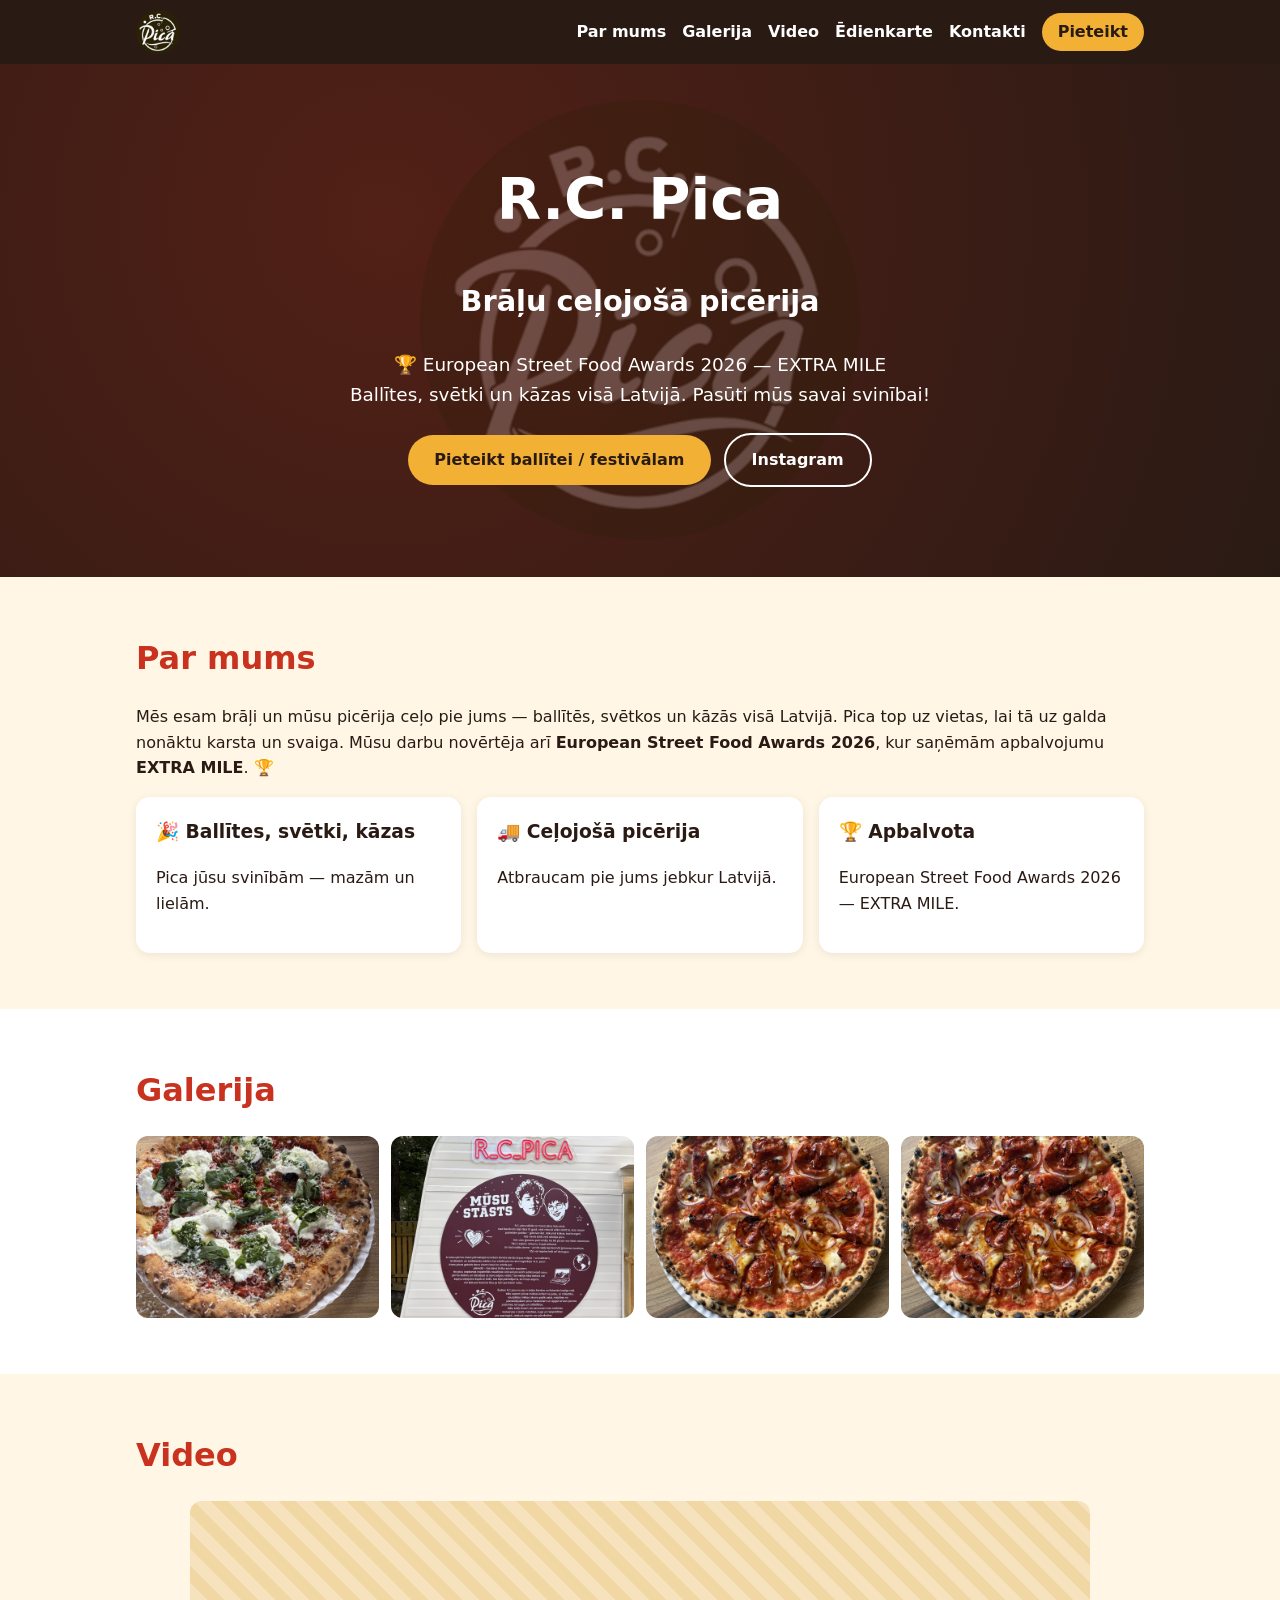
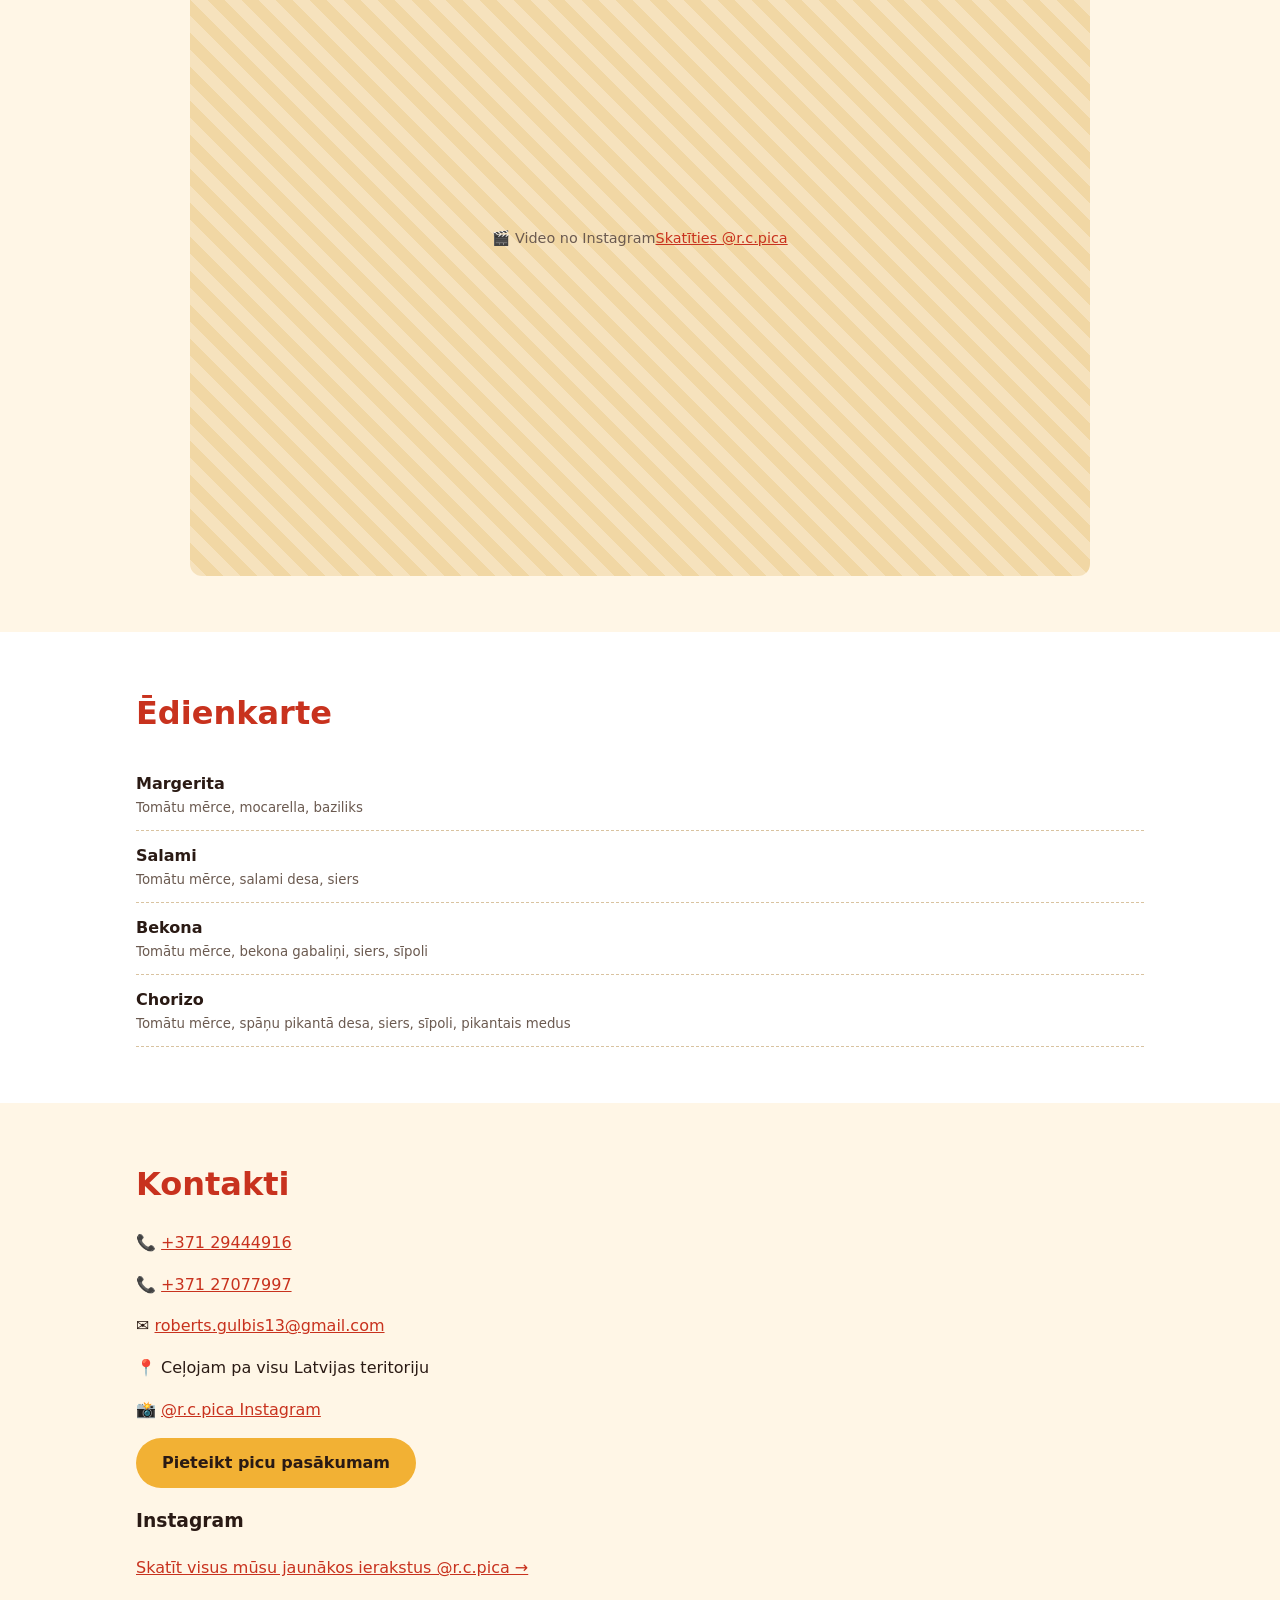
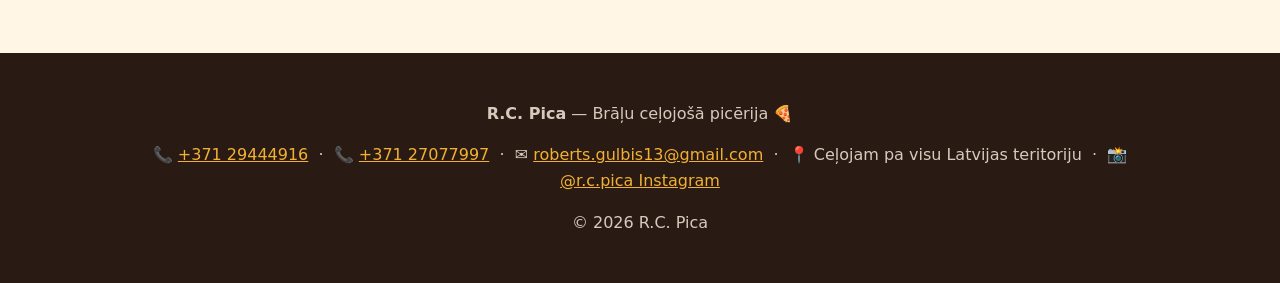
<file: index.html>
<!doctype html>
<html lang="lv">
<head>
<meta charset="utf-8">
<meta name="viewport" content="width=device-width,initial-scale=1">
<title>R.C. Pica — brāļu ceļojošā picērija</title>
<meta name="description" content="R.C. Pica — brāļu ceļojošā picērija. Ballītes, svētki un kāzas visā Latvijā. European Street Food Awards 2026 EXTRA MILE.">
<link rel="icon" href="assets/logo.png">
<link rel="stylesheet" href="styles.css?v=3">
</head>
<body>
<header id="header"></header>

<div class="hero">
  <h1>R.C. Pica<br><small style="font-size:.5em;font-weight:600">Brāļu ceļojošā picērija</small></h1>
  <p>🏆 European Street Food Awards 2026 — EXTRA MILE<br>Ballītes, svētki un kāzas visā Latvijā. Pasūti mūs savai svinībai!</p>
  <a class="btn" href="rezervacija.html">Pieteikt ballītei / festivālam</a>
  <a class="btn alt" id="igBtn" target="_blank" rel="noopener">Instagram</a>
</div>

<section id="par-mums"><div class="wrap">
  <h2>Par mums</h2>
  <p>Mēs esam brāļi un mūsu picērija ceļo pie jums — ballītēs, svētkos un kāzās visā Latvijā. Pica top uz vietas, lai tā uz galda nonāktu karsta un svaiga. Mūsu darbu novērtēja arī <strong>European Street Food Awards 2026</strong>, kur saņēmām apbalvojumu <strong>EXTRA MILE</strong>. 🏆</p>
  <div class="cards">
    <div class="card"><h3>🎉 Ballītes, svētki, kāzas</h3><p>Pica jūsu svinībām — mazām un lielām.</p></div>
    <div class="card"><h3>🚚 Ceļojošā picērija</h3><p>Atbraucam pie jums jebkur Latvijā.</p></div>
    <div class="card"><h3>🏆 Apbalvota</h3><p>European Street Food Awards 2026 — EXTRA MILE.</p></div>
  </div>
</div></section>

<section id="galerija" class="alt-bg"><div class="wrap">
  <h2>Galerija</h2>
  <div class="gallery" id="gallery"></div>
</div></section>

<section id="video"><div class="wrap">
  <h2>Video</h2>
  <div class="video" id="videoBox"></div>
</div></section>

<section id="edienkarte" class="alt-bg"><div class="wrap">
  <h2>Ēdienkarte</h2>
  <ul class="menu" id="menu"></ul>
</div></section>

<section id="kontakti"><div class="wrap">
  <h2>Kontakti</h2>
  <div id="contact"></div>
  <p><a class="btn" href="rezervacija.html">Pieteikt picu pasākumam</a></p>
  <h3>Instagram</h3>
  <p><a href="https://www.instagram.com/r.c.pica/" target="_blank" rel="noopener">Skatīt visus mūsu jaunākos ierakstus @r.c.pica →</a></p>
</div></section>

<footer id="footer"></footer>

<script>document.write('<script src="site.js?t='+Date.now()+'"><\/script>')</script>
<script src="common.js?v=3"></script>
<script>
document.getElementById('igBtn').href = igUrl;
document.getElementById('contact').innerHTML = window.CONTACT_HTML;

// Galerija
const g = document.getElementById('gallery');
const photos = S.photos.length ? S.photos : Array.from({length:6}, (_, i) => ({placeholder: true, n: i+1}));
g.innerHTML = photos.map(p => p.placeholder
  ? `<div class="ph">📷 Šeit būs brāļu un picu bilde ${p.n}<br>(ieliec failu mapē assets/photos un ieraksti site.js)</div>`
  : `<img loading="lazy" src="${esc(p.src)}" alt="${esc(p.alt || S.brand)}">`).join('');

// Video: vispirms vietējais fails, citādi Instagram reel, citādi saite uz Instagram
const vb = document.getElementById('videoBox');
vb.style.maxWidth = (S.video.maxWidth || 900) + 'px';
const igFallback = () => {
  const reel = S.video.instagramReel;
  vb.innerHTML = reel
    ? `<iframe src="${esc(reel.replace(/\/?$/, '/'))}embed" height="560" allowfullscreen loading="lazy"></iframe>`
    : `<div class="ph">🎬 Video no Instagram<br><a href="${igUrl}" target="_blank" rel="noopener">Skatīties @${esc(S.instagram)}</a></div>`;
};
const v = document.createElement('video');
v.controls = true; v.playsInline = true; v.preload = 'metadata';
v.src = S.video.file;
v.onerror = igFallback;
vb.appendChild(v);

// Ēdienkarte
document.getElementById('menu').innerHTML = S.menu.length
  ? S.menu.map(m => `<li><span><strong>${esc(m.name)}</strong>${m.desc ? `<small>${esc(m.desc)}</small>` : ''}</span><strong>${esc(m.price || '')}</strong></li>`).join('')
  : `<li><span>Pilnā ēdienkarte un cenas — jautā mums vai skaties Instagram.</span></li>`;
</script>
</body>
</html>
</file>
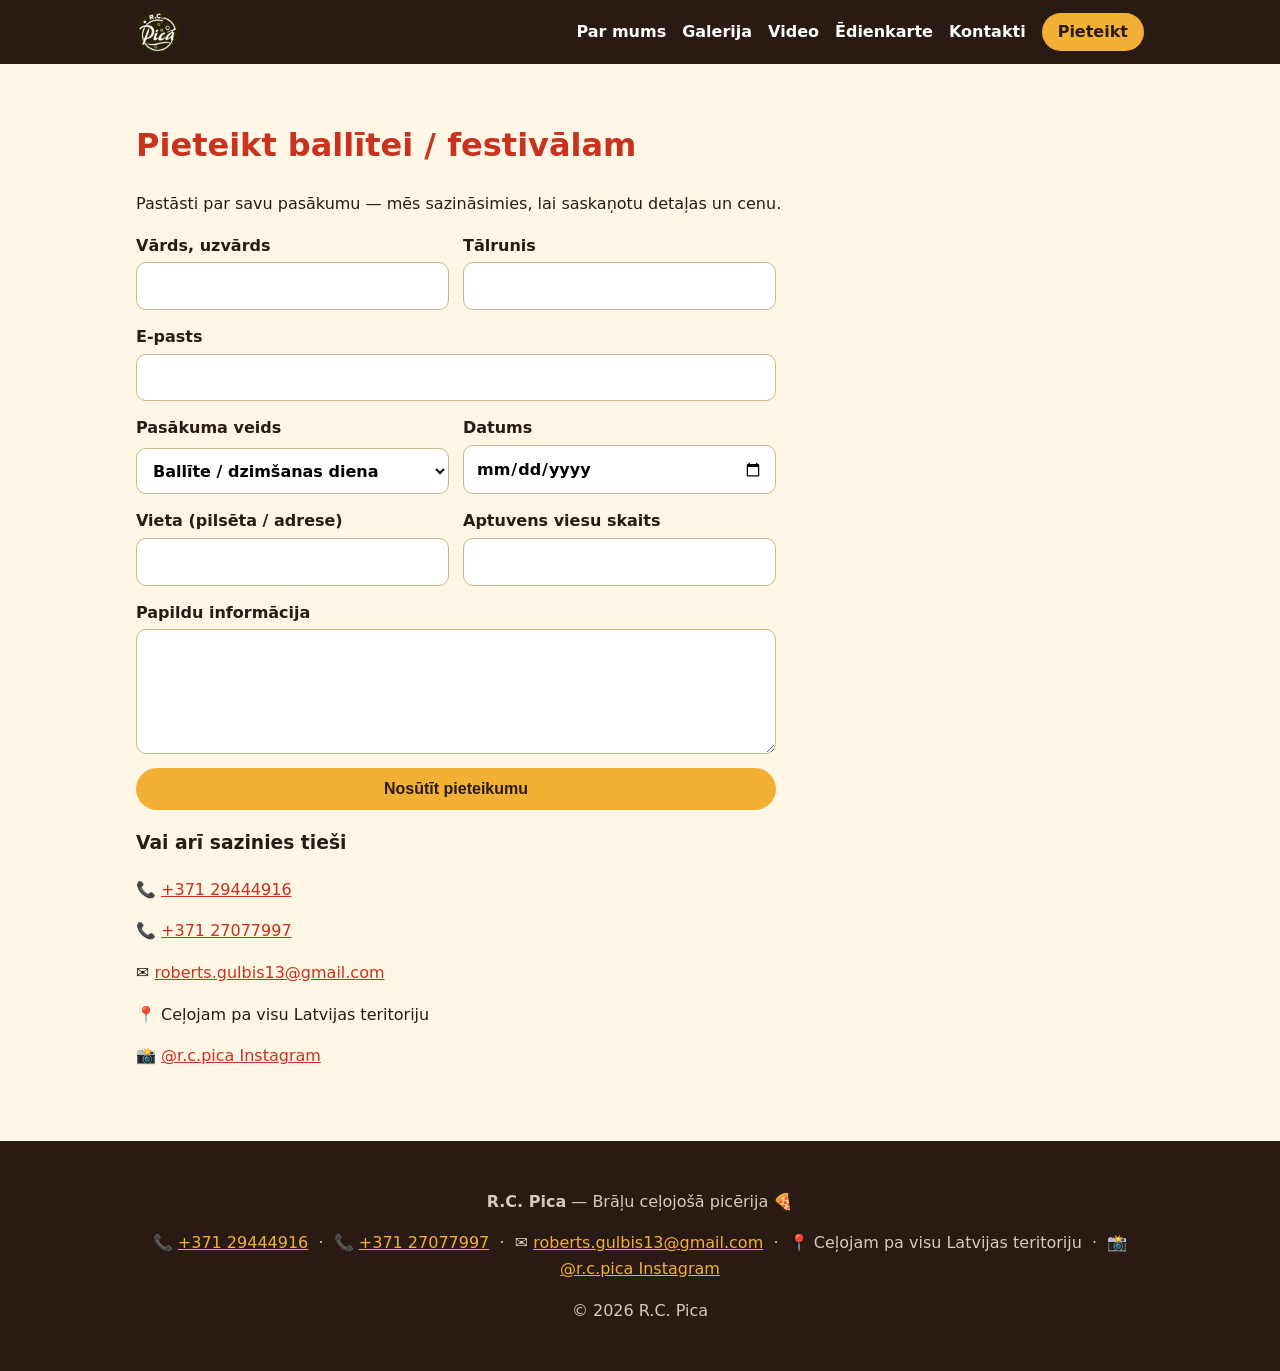
<file: rezervacija.html>
<!doctype html>
<html lang="lv">
<head>
<meta charset="utf-8">
<meta name="viewport" content="width=device-width,initial-scale=1">
<title>Pieteikt picu pasākumam — R.C. Pica</title>
<link rel="icon" href="assets/logo.png">
<link rel="stylesheet" href="styles.css?v=3">
</head>
<body>
<header id="header"></header>
<section><div class="wrap">
  <h2>Pieteikt ballītei / festivālam</h2>
  <p>Pastāsti par savu pasākumu — mēs sazināsimies, lai saskaņotu detaļas un cenu.</p>
  <form id="form">
    <div class="two">
      <label>Vārds, uzvārds<input name="name" required></label>
      <label>Tālrunis<input name="phone" type="tel" required></label>
    </div>
    <label>E-pasts<input name="email" type="email"></label>
    <div class="two">
      <label>Pasākuma veids
        <select name="type" required>
          <option>Ballīte / dzimšanas diena</option><option>Kāzas</option>
          <option>Festivāls</option><option>Uzņēmuma pasākums</option><option>Cits</option>
        </select></label>
      <label>Datums<input name="date" type="date" required></label>
    </div>
    <div class="two">
      <label>Vieta (pilsēta / adrese)<input name="place" required></label>
      <label>Aptuvens viesu skaits<input name="guests" type="number" min="1" required></label>
    </div>
    <label>Papildu informācija<textarea name="msg" rows="4"></textarea></label>
    <button class="btn" type="submit">Nosūtīt pieteikumu</button>
    <div class="note" id="note" hidden></div>
  </form>
  <h3>Vai arī sazinies tieši</h3>
  <div id="contact"></div>
</div></section>
<footer id="footer"></footer>
<script>document.write('<script src="site.js?t='+Date.now()+'"><\/script>')</script>
<script src="common.js?v=3"></script>
<script>
document.getElementById('contact').innerHTML = window.CONTACT_HTML;
document.getElementById('form').addEventListener('submit', async e => {
  e.preventDefault();
  const form = e.target, btn = form.querySelector('button');
  const d = Object.fromEntries(new FormData(form));
  const body = `Vārds: ${d.name}\nTālrunis: ${d.phone}\nE-pasts: ${d.email || '-'}\nVeids: ${d.type}\nDatums: ${d.date}\nVieta: ${d.place}\nViesu skaits: ${d.guests}\n\n${d.msg || ''}`;
  const note = document.getElementById('note');
  note.hidden = false;
  const fallback = () => {
    navigator.clipboard?.writeText(body).catch(() => {});
    note.innerHTML = `Neizdevās nosūtīt automātiski. Lūdzu, piezvani mums vai nosūti šo tekstu mums <a href="${igUrl}" target="_blank" rel="noopener">Instagram @${esc(S.instagram)}</a> ziņā (teksts ir nokopēts):<pre style="white-space:pre-wrap">${esc(body)}</pre>`;
    btn.disabled = false;
  };
  if (!S.bookingEmail) return fallback();
  btn.disabled = true;
  note.textContent = 'Sūtām pieteikumu…';
  try {
    const r = await fetch('https://formsubmit.co/ajax/' + encodeURIComponent(S.bookingEmail), {
      method: 'POST',
      headers: {'Content-Type': 'application/json', 'Accept': 'application/json'},
      body: JSON.stringify({
        _subject: 'Pasākuma pieteikums: ' + d.type + ' ' + d.date,
        _template: 'table', _captcha: 'false',
        'Vārds': d.name, 'Tālrunis': d.phone, 'E-pasts': d.email || '-',
        'Pasākuma veids': d.type, 'Datums': d.date, 'Vieta': d.place,
        'Viesu skaits': d.guests, 'Papildu informācija': d.msg || '-',
        _replyto: d.email || undefined,
      }),
    });
    const j = await r.json();
    if (!r.ok || String(j.success) !== 'true') throw new Error(j.message || r.status);
    note.textContent = 'Paldies! Pieteikums nosūtīts — drīz ar jums sazināsimies. 🍕';
    form.reset(); btn.disabled = false;
  } catch (err) { console.error(err); fallback(); }
});
</script>
</body>
</html>
</file>
<file: styles.css>
:root{--red:#c8321e;--dark:#2a1a14;--cream:#fff6e6;--gold:#f2b134;--green:#3f7d3a;--muted:#6b5a50}
*{box-sizing:border-box}
body{margin:0;font-family:system-ui,-apple-system,Segoe UI,Roboto,sans-serif;color:var(--dark);background:var(--cream);line-height:1.6}
a{color:var(--red)}
.wrap{max-width:1040px;margin:0 auto;padding:0 16px}
header{position:sticky;top:0;z-index:10;background:var(--dark);color:#fff}
header .wrap{display:flex;align-items:center;justify-content:space-between;flex-wrap:wrap;gap:8px;padding:10px 16px}
.logo{display:flex;align-items:center;font-weight:800;font-size:1.3rem;color:var(--gold);text-decoration:none}
nav a{color:#fff;text-decoration:none;margin-left:16px;font-weight:600}
nav a:hover{color:var(--gold)}
.hero{position:relative;overflow:hidden;background:linear-gradient(rgba(42,26,20,.75),rgba(42,26,20,.75)),radial-gradient(circle at 30% 30%,#c8321e,#2a1a14);color:#fff;text-align:center;padding:90px 16px}
.hero h1{font-size:clamp(2rem,6vw,3.6rem);margin:0 0 12px}
.hero p{max-width:640px;margin:0 auto 24px;font-size:1.15rem}
.btn{display:inline-block;background:var(--gold);color:var(--dark);padding:12px 26px;border-radius:999px;font-weight:800;text-decoration:none;border:0;cursor:pointer;font-size:1rem}
.btn:hover{background:#ffc652}
.btn.alt{background:transparent;color:#fff;border:2px solid #fff;margin-left:8px}
section{padding:56px 0}
h2{font-size:2rem;margin:0 0 20px;color:var(--red)}
.cards{display:grid;grid-template-columns:repeat(auto-fit,minmax(220px,1fr));gap:16px}
.card{background:#fff;border-radius:14px;padding:20px;box-shadow:0 2px 10px rgba(0,0,0,.08)}
.card h3{margin-top:0}
.gallery{display:grid;grid-template-columns:repeat(auto-fill,minmax(240px,1fr));gap:12px}
.gallery img,.ph{width:100%;aspect-ratio:4/3;object-fit:cover;border-radius:12px;display:block}
.ph{background:repeating-linear-gradient(45deg,#f6e2bd,#f6e2bd 12px,#f1d7a4 12px,#f1d7a4 24px);display:flex;align-items:center;justify-content:center;text-align:center;color:var(--muted);padding:12px;font-size:.9rem}
.video{margin:0 auto}
.video video{max-height:80vh;}
.video video,.video iframe{width:100%;border-radius:14px;border:0;background:#000}
.menu{list-style:none;padding:0;margin:0}
.menu li{display:flex;justify-content:space-between;gap:12px;padding:12px 0;border-bottom:1px dashed #d9c3a0}
.menu small{display:block;color:var(--muted)}
.alt-bg{background:#fff}
form{display:grid;gap:14px;max-width:640px}
label{font-weight:700;display:grid;gap:4px}
input,select,textarea{font:inherit;padding:10px 12px;border:1px solid #cdb68f;border-radius:10px;background:#fff}
.two{display:grid;grid-template-columns:1fr 1fr;gap:14px}
@media(max-width:560px){.two{grid-template-columns:1fr}.btn.alt{margin:10px 0 0}}
.note{background:#fff0c9;border-left:4px solid var(--gold);padding:12px 16px;border-radius:8px}
footer{background:var(--dark);color:#d9c9bd;padding:32px 0;text-align:center}
footer a{color:var(--gold)}

.hero>*{position:relative;z-index:1}
.hero::before{content:"";position:absolute;left:50%;top:50%;width:min(90%,440px);aspect-ratio:1;transform:translate(-50%,-50%);border-radius:50%;background:url(assets/logo.png) center/cover;opacity:.2;z-index:0}
</file>
